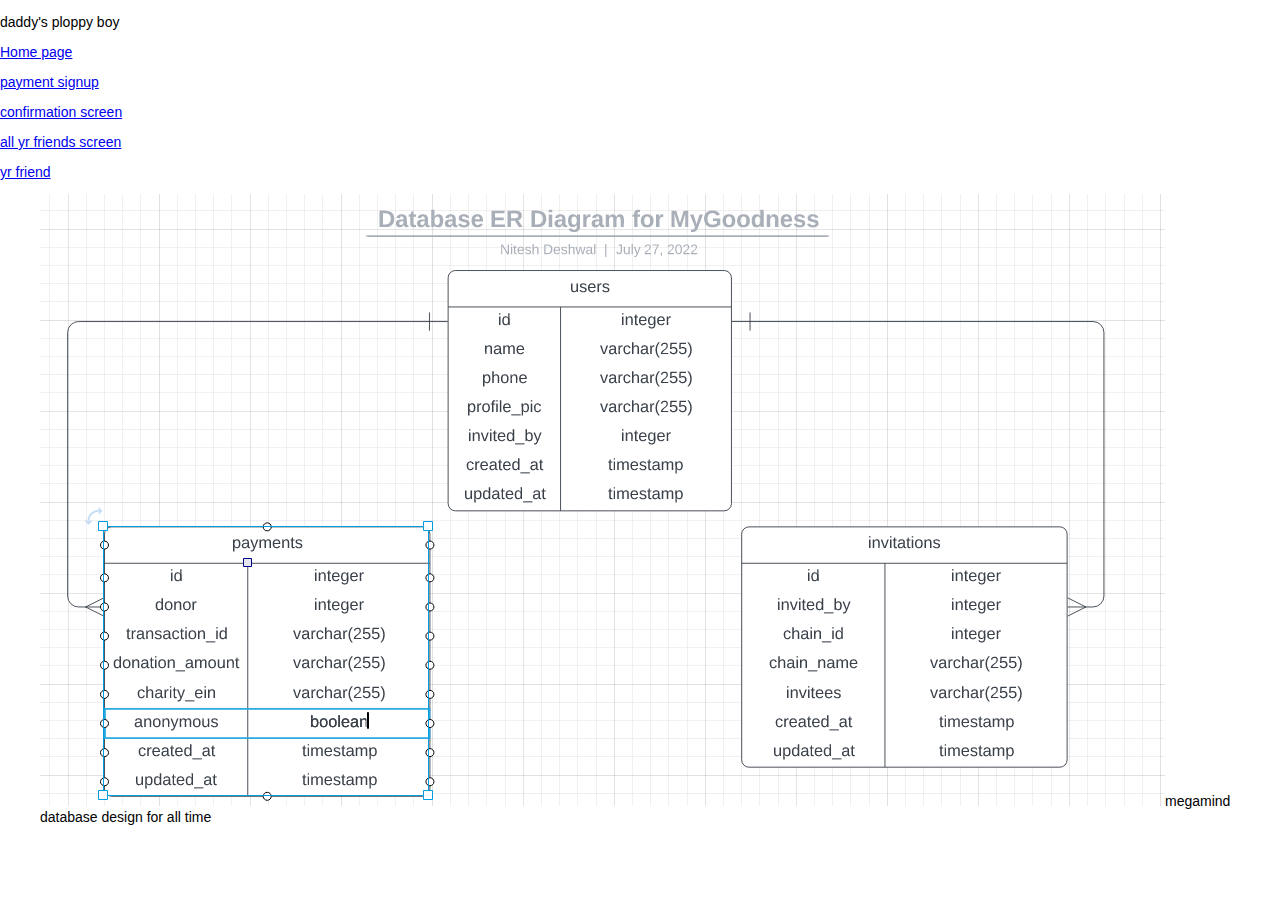
<file: index.html>
<!DOCTYPE html>
<html>
<head>
  <meta charset="utf-8">
  <title>mygoodness</title>
  <meta name="author" content="givemygoodness.org">
  <meta name="description" content="demo demo ">
  <meta name="viewport" content="width=device-width, initial-scale=1">
  
  <meta name="googlebot" content="noindex">
  <meta name="googlebot-news" content="nosnippet">
  
  <link href="css/style.css" rel="stylesheet">

</head>
<body>
 <p>daddy's ploppy boy</p>
 <p><a href="Home.html">Home page</a></p>
 <p><a href="chain.html">payment signup</a></p>
 <p><a href="confirmation.html">confirmation screen</a></p>
 <p><a href="growing.html">all yr friends screen</a></p>
 <p><a href="friend.html">yr friend</a></p>
 <div><figure><img src="DatabaseDesign.png" 
alt="schema"/><caption>megamind database design for all 
time</caption></figure></div> 
</body>

</html>
</file>
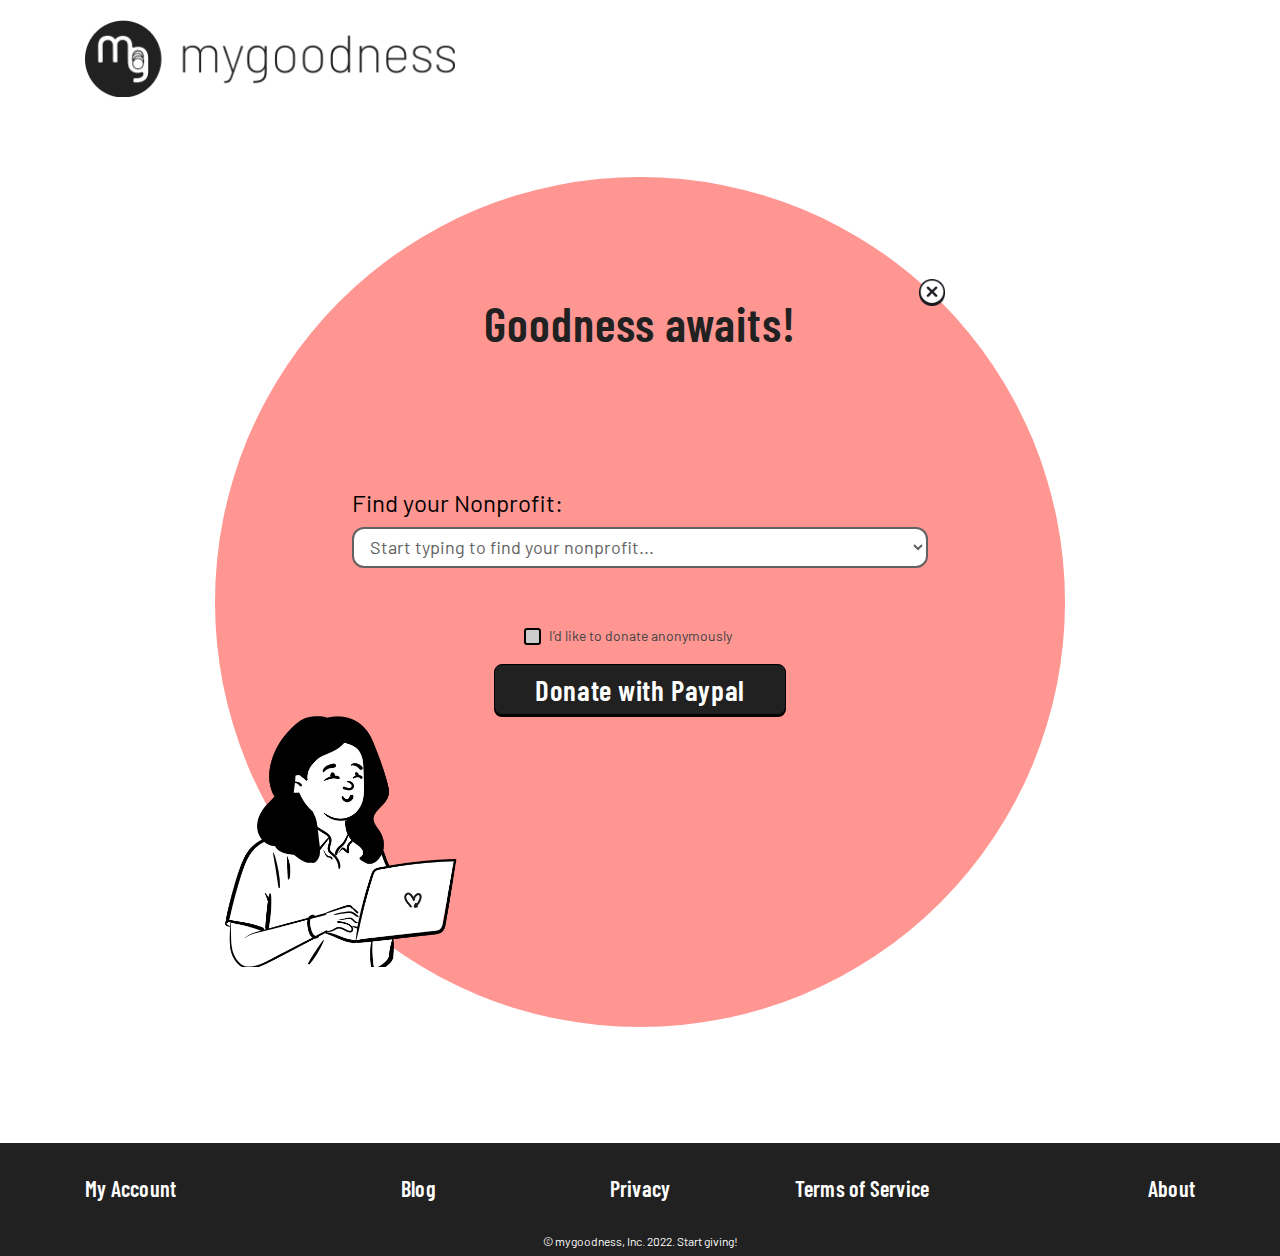
<file: chain.html>
<!DOCTYPE html>
<html>
    <head>
        <meta charset="utf-8" />
        <link rel="icon" href="images/favicon.ico" />
        <meta name="viewport" content="width=device-width, initial-scale=1" />
        <link href="https://fonts.googleapis.com/css2?family=Karla:wght@300;400;500;600;700;800&amp;display=swap" rel="stylesheet" />
        <title>MyGodness</title>
        <!--fonts-->
        <link rel="preconnect" href="https://fonts.googleapis.com" />
        <link rel="preconnect" href="https://fonts.gstatic.com" crossorigin />
        <link
            href="https://fonts.googleapis.com/css2?family=Barlow+Condensed:wght@300;400;500;600;700;800;900&family=Barlow:wght@100;200;300;400;500;600;700;800;900&family=Roboto+Slab:wght@300;400;500;600;700;800;900&display=swap"
            rel="stylesheet"
        />

        <link rel="stylesheet" type="text/css" href="https://site-assets.fontawesome.com/releases/v5.15.4/css/all.css" />
        <link rel="stylesheet" type="text/css" href="css/bootstrap.min.css" />
        <link rel="stylesheet" type="text/css" href="css/style.css" />
        <link rel="stylesheet" type="text/css" href="css/responsive.css" />
        <!-- jQuery first, then Popper.js, then Bootstrap JS -->
        <script src="https://cdnjs.cloudflare.com/ajax/libs/jquery/3.4.1/jquery.min.js"></script>
        <script src="js/bootstrap.min.js"></script>
        <script src="js/custom.js"></script>
    </head>
    <body class="yellowbg white">
        <header>
            <div class="container">
                <div class="col-sm-4 logohead">
                    <a class="logo">
                        <img src="images/logo.png" class="img-fluid" />
                    </a>
                </div>
            </div>
        </header>
        <section class="middlebox">
            <div class="container">
                <div class="centerboxesform">
                    <div class="col-sm-9 pinkbox">
                        <div class="circleoxes">
                            <div class="cirlehead">
                                <p>Goodness awaits!</p>
                                <a class="homeicons" href="Home.html">
                                    <img src="images/croxicon.png" />
                                </a>
                                <span class="dektopimages mobile">
                                    <img src="images/payleftimage.png">
                                </span>
                            </div>
                            <div class="fulwidth margiboxed">
                               
                                <div class="col-sm-12">
                                    <div class="form-group">
                                        <label>Find your Nonprofit:</label>
                                        <select class="form-control">
                                            <option>Start typing to find your nonprofit...</option>
                                            <option>option one</option>
                                            <option>option one</option>
                                            <option>option one</option>
                                        </select>
                                    </div>
                                </div>
                                

                                <div class="col-sm-12 likebox">
                                    <div class="form-group">
                                        <div class="checkboxx">
                                            <label class="containers">I’d like to donate anonymously
                                              <input type="checkbox">
                                              <span class="checkmark"></span>
                                            </label>
                                           
                                        </div>
                                    </div>
                                </div>
                                <div class="col-sm-12">
                                    <button type="submit" class="startbtn">Donate with Paypal</button>
                                </div>
                            </div>
                        </div>
                        <span class="dektopimages">
                            <img src="images/payleftimage.png">
                        </span>
                    </div>
                </div>
            </div>
        </section>
        <footer class="footer">
            <div class="footericons">
                <div class="container">
                    <ul class="social">
                        <li>
                            <a href="#"><i class="fab fa-instagram"></i></a>
                        </li>
                        <li>
                            <a href="#"><i class="fab fa-linkedin-in"></i></a>
                        </li>
                    </ul>
                </div>
            </div>
            <div class="blagbg">
                <div class="container">
                    <ul class="links">
                        <li>
                            <a href="#">My Account</a>
                        </li>
                        <li>
                            <a href="#">Blog</a>
                        </li>
                        <li>
                            <a href="#">Privacy</a>
                        </li>
                        <li>
                            <a href="#">Terms of Service</a>
                        </li>
                        <li>
                            <a href="#">About</a>
                        </li>
                    </ul>
                    <span class="copyright">© mygoodness, Inc. 2022. Start giving!</span>
                </div>
            </div>
        </footer>
    </body>
</html>
</file>
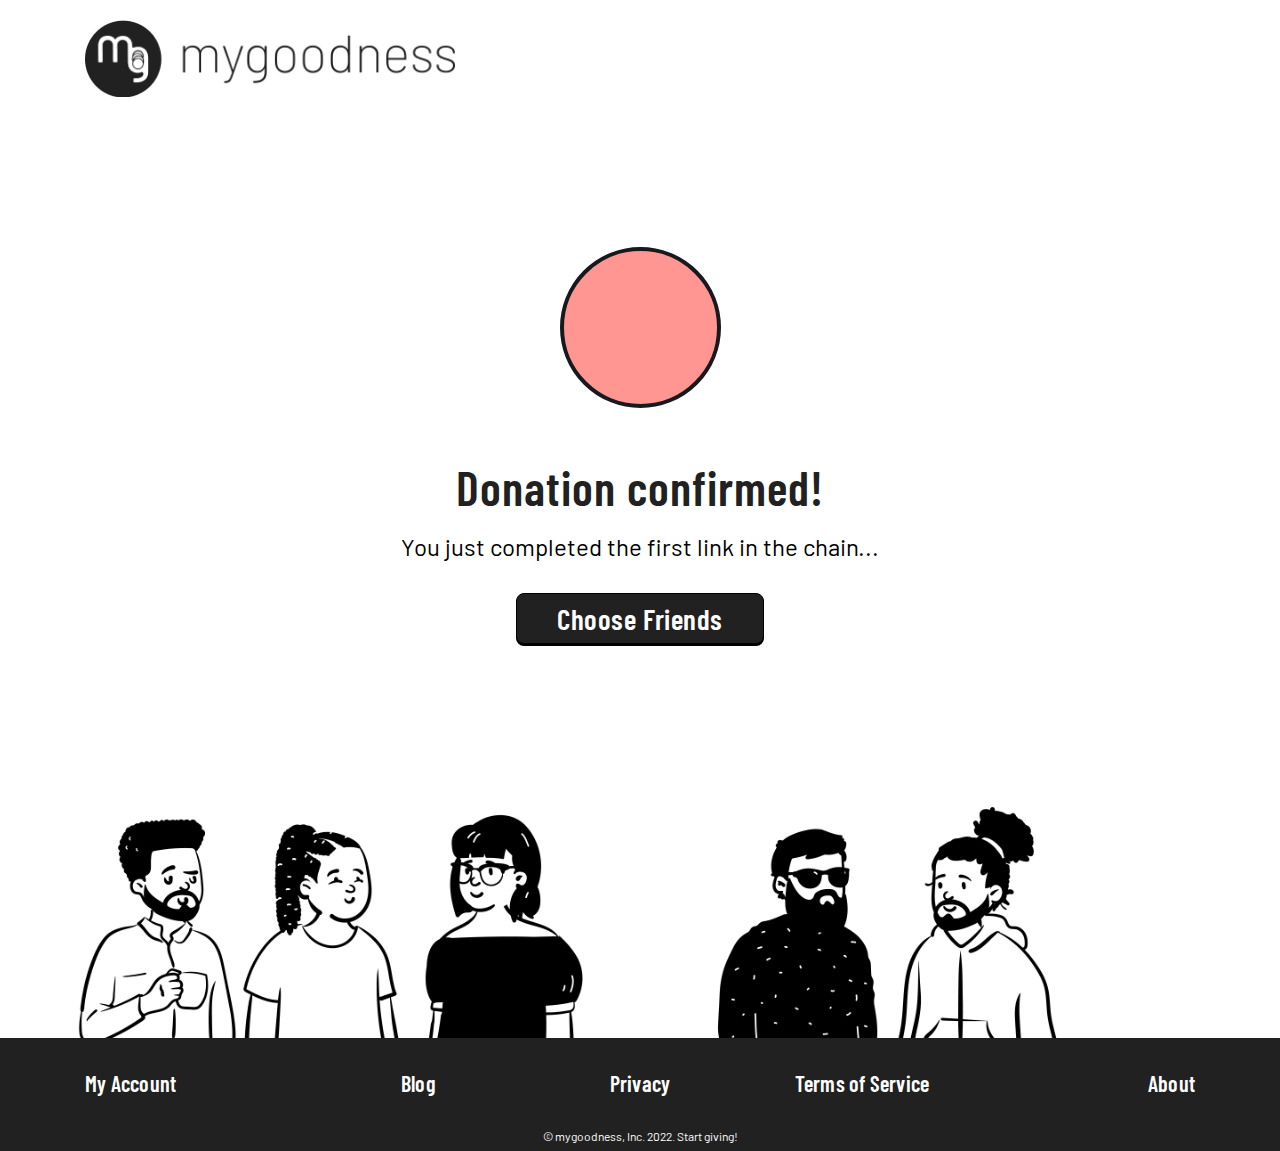
<file: confirmation.html>
<!DOCTYPE html>
<html>
    <head>
        <meta charset="utf-8" />
        <link rel="icon" href="images/favicon.ico" />
        <meta name="viewport" content="width=device-width, initial-scale=1" />
        <link href="https://fonts.googleapis.com/css2?family=Karla:wght@300;400;500;600;700;800&amp;display=swap" rel="stylesheet" />
        <title>MyGodness</title>
        <!--fonts-->
        <link rel="preconnect" href="https://fonts.googleapis.com" />
        <link rel="preconnect" href="https://fonts.gstatic.com" crossorigin />
        <link
            href="https://fonts.googleapis.com/css2?family=Barlow+Condensed:wght@300;400;500;600;700;800;900&family=Barlow:wght@100;200;300;400;500;600;700;800;900&family=Roboto+Slab:wght@300;400;500;600;700;800;900&display=swap"
            rel="stylesheet"
        />

        <link rel="stylesheet" type="text/css" href="https://site-assets.fontawesome.com/releases/v5.15.4/css/all.css" />
        <link rel="stylesheet" type="text/css" href="css/bootstrap.min.css" />
        <link rel="stylesheet" type="text/css" href="css/style.css" />
        <link rel="stylesheet" type="text/css" href="css/responsive.css" />
        <!-- jQuery first, then Popper.js, then Bootstrap JS -->
        <script src="https://cdnjs.cloudflare.com/ajax/libs/jquery/3.4.1/jquery.min.js"></script>
        <script src="js/bootstrap.min.js"></script>
        <script src="js/custom.js"></script>
    </head>
    <body class="yellowbg white">
        <header>
            <div class="container">
                <div class="col-sm-4 logohead">
                    <a class="logo">
                        <img src="images/logo.png" class="img-fluid" />
                    </a>
                </div>
            </div>
        </header>
        <section class="middlebox">
            <div class="container">
                <div class="centerboxesform">
                    <div class="donatebox">
                        <div class="tickicon">
                            <i class="fal fa-check"></i>
                        </div>
                        <p class="donate">Donation confirmed!</p>
                        <span class="donatetext">You just completed the first link in the chain... </span>
                        <div class="buttons">
                            <a id="friebnds" href="#" class="startbtn">Choose Friends</a>
                            <a id="next" href="#" class="startbtn">Next</a>
                        </div>
                        <div class="bottomimages">
                        <div class="desktopview">
                            <span class="images">
                                <img src="images/donatebottom.png" class="img-fluid">
                            </span>
                        </div>
                        <div class="mobileview">
                            <span class="images">
                                <img src="images/mobilebottom.png" class="img-fluid">
                            </span>
                        </div>
                    </div>
                    </div>
                    
                </div>
            </div>
        </section>
        <footer class="footer">
            <div class="footericons">
                <div class="container">
                    <ul class="social">
                        <li>
                            <a href="#"><i class="fab fa-instagram"></i></a>
                        </li>
                        <li>
                            <a href="#"><i class="fab fa-linkedin-in"></i></a>
                        </li>
                    </ul>
                </div>
            </div>
            <div class="blagbg">
                <div class="container">
                    <ul class="links">
                        <li>
                            <a href="#">My Account</a>
                        </li>
                        <li>
                            <a href="#">Blog</a>
                        </li>
                        <li>
                            <a href="#">Privacy</a>
                        </li>
                        <li>
                            <a href="#">Terms of Service</a>
                        </li>
                        <li>
                            <a href="#">About</a>
                        </li>
                    </ul>
                    <span class="copyright">© mygoodness, Inc. 2022. Start giving!</span>
                </div>
            </div>
        </footer>
    </body>
</html>
</file>
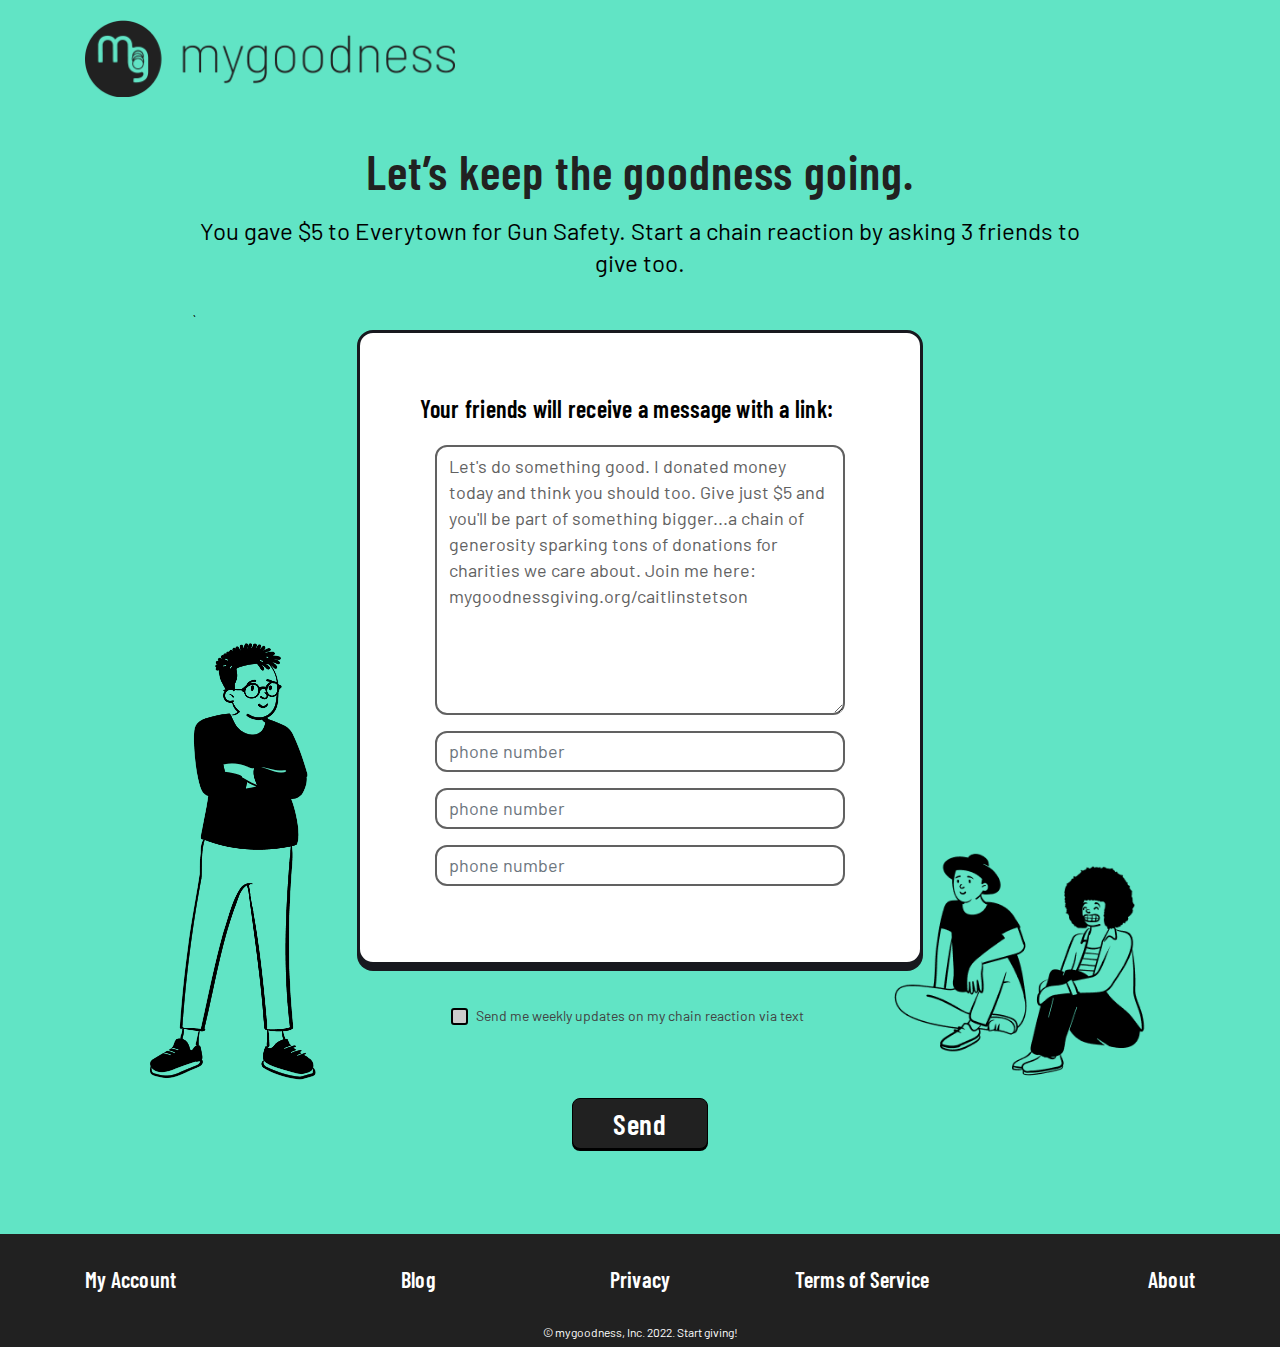
<file: friend.html>
<!DOCTYPE html>
<html>
<head>
    <meta charset="utf-8">
    <link rel="icon" href="images/favicon.ico">
    <meta name="viewport" content="width=device-width, initial-scale=1">
    <link href="https://fonts.googleapis.com/css2?family=Karla:wght@300;400;500;600;700;800&amp;display=swap" rel="stylesheet">
    <title>MyGodness</title>
    <!--fonts-->
<link rel="preconnect" href="https://fonts.googleapis.com">
<link rel="preconnect" href="https://fonts.gstatic.com" crossorigin>
<link href="https://fonts.googleapis.com/css2?family=Barlow+Condensed:wght@300;400;500;600;700;800;900&family=Barlow:wght@100;200;300;400;500;600;700;800;900&family=Roboto+Slab:wght@300;400;500;600;700;800;900&display=swap" rel="stylesheet">

    <link rel="stylesheet" type="text/css" href="https://site-assets.fontawesome.com/releases/v5.15.4/css/all.css">
    <link rel="stylesheet" type="text/css" href="css/bootstrap.min.css">
    <link rel="stylesheet" type="text/css" href="css/style.css">
    <link rel="stylesheet" type="text/css" href="css/responsive.css">
    <!-- jQuery first, then Popper.js, then Bootstrap JS -->
    <script src="https://cdnjs.cloudflare.com/ajax/libs/jquery/3.4.1/jquery.min.js"></script>
    <script src="js/bootstrap.min.js"></script>
    <script src="js/custom.js"></script>
</head>
    <body class="yellowbg greenbg">
        <header>
            <div class="container">
                 <div class="col-sm-4 logohead">
                    <a class="logo">
                        <img src="images/logo.png" class="img-fluid">
                    </a>
                </div>
            </div>
        </header>
        <section class="middlebox">
            <div class="container">
                <div class="col-sm-10 mainheading">
                    <div class="mobileviews">
                        <div class="col-sm-4 lefticons">
                            <span class="images">
                                <img src="images/friendsleft.png" class="img-fluid">
                            </span>
                        </div>
                        <div class="col-sm-8 textformat">
                           <p class="donate">Let’s keep the goodness going.</p>
                            <span class="donatetext">You gave $5 to Everytown for Gun Safety. Start a chain reaction by asking 3 friends to give too. </span>
                        </div>
                    </div>
                    <div class="deskviews">
                        <p class="donate">Let’s keep the goodness going.</p>
                    <span class="donatetext">You gave $5 to Everytown for Gun Safety. Start a chain reaction by asking 3 friends to give too. </span>`
                    </div>
                    
                    <div class="col-sm-8 formwhite">
                        <div class="paddingss"> 
                            
                            <p class="linktext">Your friends will receive a message with a link:</p>
                            <div class="col-sm-12 form-group">
                                <textarea class="form-control" placeholder="">Let's do something good. I donated money today and think you should too. Give just $5 and you'll be part of something bigger...a chain of generosity sparking tons of donations for charities we care about. Join me here: mygoodnessgiving.org/caitlinstetson
                                    
                                </textarea>
                            </div>
                            <div class="col-sm-12 form-group">
                                <input type="text" class="form-control" placeholder="phone number" name="">
                            </div>
                            <div class="col-sm-12 form-group">
                                <input type="text" class="form-control" placeholder="phone number" name="">
                            </div>
                            <div class="col-sm-12 form-group">
                                <input type="text" class="form-control" placeholder="phone number" name="">
                            </div>
                            <div class="addbtn">
                                <a href="#"><i class="fas fa-plus-circle"></i></a>
                            </div>
                            <div class="bottomimagesshow">
                                <div class="col-sm-6 leftside">
                                    <span class="images">
                                        <img src="images/friendsleft.png" class="img-fluid">
                                    </span>
                                </div>
                                <div class="col-sm-6 rightside">
                                    <span class="images">
                                        <img src="images/friendsshare.png" class="img-fluid">
                                    </span>
                                </div>
                            </div>
                        </div>
                        <div class="col-sm-12 likebox margin">
                            <div class="form-group">
                                <div class="checkboxx">
                                    <label class="containers">Send me weekly updates on my chain reaction via text
                                      <input type="checkbox">
                                      <span class="checkmark"></span>
                                    </label>
                                </div>
                            </div>
                        </div>
                        <div class="col-sm-12 pt-2 pb-4 send">
                            <button type="submit" class="startbtn">Send</button>
                        </div>
                        <div class="col-sm-12 bottomimagesshowmobile">
                            <span class="images">
                                <img src="images/friendsshare.png" class="img-fluid">
                            </span>
                        </div>
                    </div>
                </div>
            </div>
        </section>
        <footer class="footer">
            <div class="footericons">
                <div class="container">
                    <ul class="social">
                        <li>
                            <a href="#"><i class="fab fa-instagram"></i></a>
                        </li>
                        <li>
                            <a href="#"><i class="fab fa-linkedin-in"></i></a>
                        </li>
                    </ul>
                </div>
            </div>
            <div class="blagbg">
                <div class="container">
                    <ul class="links">
                        <li>
                            <a href="#">My Account</a>
                        </li>
                        <li>
                            <a href="#">Blog</a>
                        </li>
                        <li>
                            <a href="#">Privacy</a>
                        </li>
                        <li>
                            <a href="#">Terms of Service</a>
                        </li>
                        <li>
                            <a href="#">About</a>
                        </li>
                    </ul>
                    <span class="copyright">© mygoodness, Inc. 2022. Start giving!</span>
                </div>
            </div>
        </footer>
    </body>
</html>
</file>
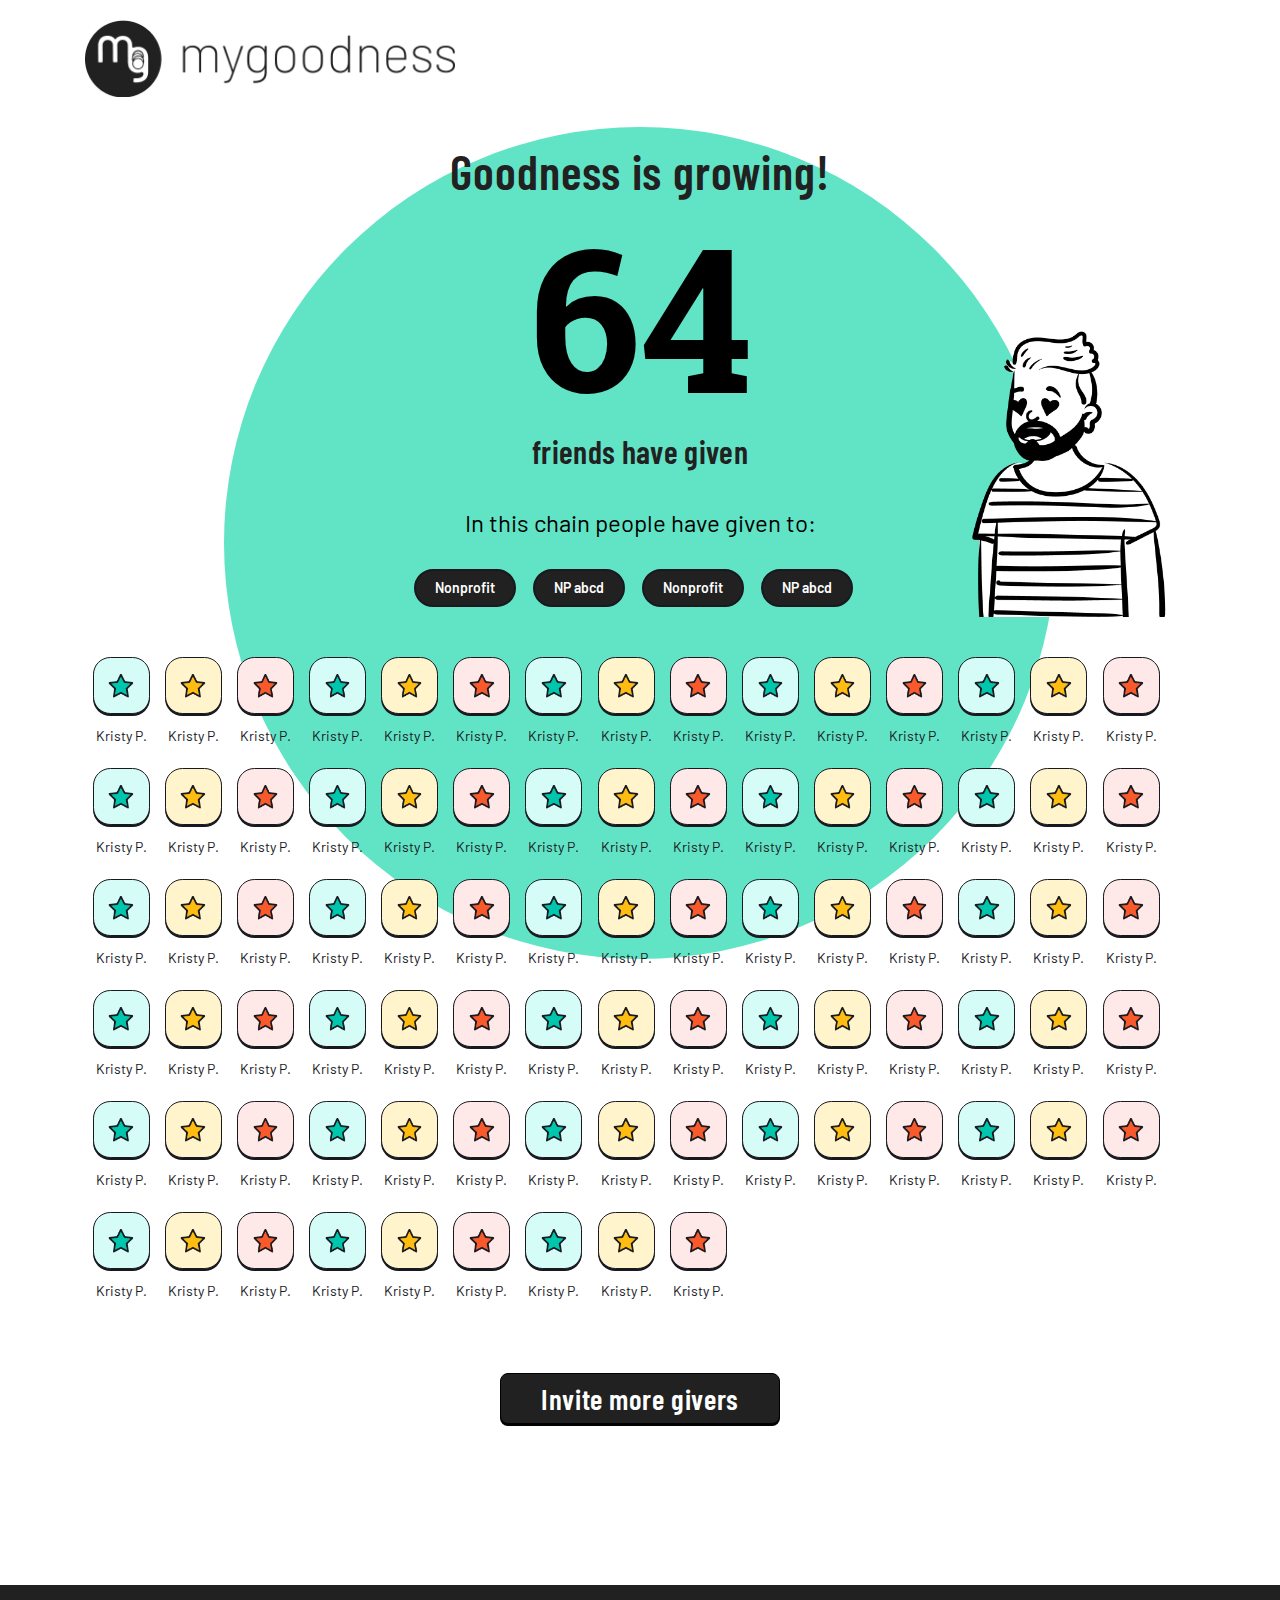
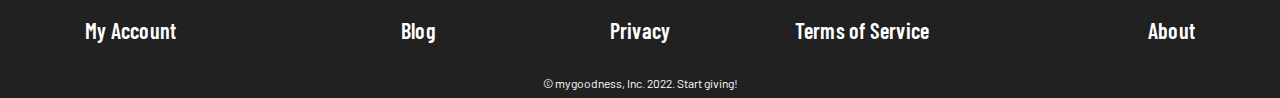
<file: growing.html>
<!DOCTYPE html>
<html>
    <head>
        <meta charset="utf-8" />
        <link rel="icon" href="images/favicon.ico" />
        <meta name="viewport" content="width=device-width, initial-scale=1" />
        <link href="https://fonts.googleapis.com/css2?family=Karla:wght@300;400;500;600;700;800&amp;display=swap" rel="stylesheet" />
        <title>MyGodness</title>
        <!--fonts-->
        <link rel="preconnect" href="https://fonts.googleapis.com" />
        <link rel="preconnect" href="https://fonts.gstatic.com" crossorigin />
        <link
            href="https://fonts.googleapis.com/css2?family=Barlow+Condensed:wght@300;400;500;600;700;800;900&family=Barlow:wght@100;200;300;400;500;600;700;800;900&family=Roboto+Slab:wght@300;400;500;600;700;800;900&display=swap"
            rel="stylesheet"
        />

        <link rel="stylesheet" type="text/css" href="https://site-assets.fontawesome.com/releases/v5.15.4/css/all.css" />
        <link rel="stylesheet" type="text/css" href="css/bootstrap.min.css" />
        <link rel="stylesheet" type="text/css" href="css/style.css" />
        <link rel="stylesheet" type="text/css" href="css/responsive.css" />
        <!-- jQuery first, then Popper.js, then Bootstrap JS -->
        <script src="https://cdnjs.cloudflare.com/ajax/libs/jquery/3.4.1/jquery.min.js"></script>
        <script src="js/bootstrap.min.js"></script>
        <script src="js/custom.js"></script>
    </head>
    <body class="yellowbg white">
        <header>
            <div class="container">
                <div class="col-sm-4 logohead">
                    <a class="logo">
                        <img src="images/logo.png" class="img-fluid" />
                    </a>
                </div>
            </div>
        </header>
        <section class="middlebox">
            <div class="container">
                <div class="growingcircle">
                    <div class="col-sm-9 growinghead">
                        <p class="donate">Goodness is growing!</p>
                        <span class="counts">64</span>
                        <span class="friendstext">friends have given</span>
                        <span class="donatetext">In this chain people have given to: </span>
                        <div class="col-sm-12 buttonstext">
                            <button class="black">Nonprofit</button>
                            <button class="black">NP abcd</button>
                            <button class="black">Nonprofit</button>
                            <button class="black">NP abcd</button>
                        </div>
                        <div class="showdesk">
                            <img src="images/growdesktop.png">
                        </div>
                    </div>
                    <div class="mobileviewgrowiing">
                        <div class="grrencolorbox">
                            <p class="donate">Goodness is growing!</p>
                            <div class="showdesk">
                                <img src="images/growingmobile.png">
                            </div>
                        </div>
                        <span class="friendstext">Here's the status of the chain you participated in:</span>
                        <span class="counts">64</span>
                        <div class="col-sm-12 buttoncenter">
                            <a href="#" class="startbtn">Invite more givers</a>
                        </div>
                        <span class="donatetext">In this chain people have given to: </span>
                        <div class="col-sm-12 buttonstext">
                            <button class="black">Nonprofit</button>
                            <button class="black">NP abcd</button>
                            <button class="black">Nonprofit</button>
                            <button class="black">NP abcd</button>
                        </div>
                    </div>
                    <div class="listitems">
                        <ul class="listmids">
                            <li>
                                <a class="inner" href="">
                                    <span class="starbox green">
                                        <img src="images/greenstar.png">
                                    </span>
                                    <span class="ratetext">Kristy P.</span>
                                </a>
                            </li>
                            <li>
                                <a class="inner" href="">
                                    <span class="starbox yellow">
                                        <img src="images/yellowstar.png">
                                    </span>
                                    <span class="ratetext">Kristy P.</span>
                                </a>
                            </li>
                            <li>
                                <a class="inner" href="">
                                    <span class="starbox">
                                         <img src="images/redstar.png">
                                    </span>
                                    <span class="ratetext">Kristy P.</span>
                                </a>
                            </li>
                            <li>
                                <a class="inner" href="">
                                    <span class="starbox green">
                                        <img src="images/greenstar.png">
                                    </span>
                                    <span class="ratetext">Kristy P.</span>
                                </a>
                            </li>
                            <li>
                                <a class="inner" href="">
                                    <span class="starbox yellow">
                                        <img src="images/yellowstar.png">
                                    </span>
                                    <span class="ratetext">Kristy P.</span>
                                </a>
                            </li>
                            <li>
                                <a class="inner" href="">
                                    <span class="starbox">
                                         <img src="images/redstar.png">
                                    </span>
                                    <span class="ratetext">Kristy P.</span>
                                </a>
                            </li>
                            <li>
                                <a class="inner" href="">
                                    <span class="starbox green">
                                        <img src="images/greenstar.png">
                                    </span>
                                    <span class="ratetext">Kristy P.</span>
                                </a>
                            </li>
                            <li>
                                <a class="inner" href="">
                                    <span class="starbox yellow">
                                        <img src="images/yellowstar.png">
                                    </span>
                                    <span class="ratetext">Kristy P.</span>
                                </a>
                            </li>
                            <li>
                                <a class="inner" href="">
                                    <span class="starbox">
                                         <img src="images/redstar.png">
                                    </span>
                                    <span class="ratetext">Kristy P.</span>
                                </a>
                            </li>
                            <li>
                                <a class="inner" href="">
                                    <span class="starbox green">
                                        <img src="images/greenstar.png">
                                    </span>
                                    <span class="ratetext">Kristy P.</span>
                                </a>
                            </li>
                            <li>
                                <a class="inner" href="">
                                    <span class="starbox yellow">
                                        <img src="images/yellowstar.png">
                                    </span>
                                    <span class="ratetext">Kristy P.</span>
                                </a>
                            </li>
                            <li>
                                <a class="inner" href="">
                                    <span class="starbox">
                                         <img src="images/redstar.png">
                                    </span>
                                    <span class="ratetext">Kristy P.</span>
                                </a>
                            </li>
                             <li>
                                <a class="inner" href="">
                                    <span class="starbox green">
                                        <img src="images/greenstar.png">
                                    </span>
                                    <span class="ratetext">Kristy P.</span>
                                </a>
                            </li>
                            <li>
                                <a class="inner" href="">
                                    <span class="starbox yellow">
                                        <img src="images/yellowstar.png">
                                    </span>
                                    <span class="ratetext">Kristy P.</span>
                                </a>
                            </li>
                            <li>
                                <a class="inner" href="">
                                    <span class="starbox">
                                         <img src="images/redstar.png">
                                    </span>
                                    <span class="ratetext">Kristy P.</span>
                                </a>
                            </li>
                            <li>
                                <a class="inner" href="">
                                    <span class="starbox green">
                                        <img src="images/greenstar.png">
                                    </span>
                                    <span class="ratetext">Kristy P.</span>
                                </a>
                            </li>
                            <li>
                                <a class="inner" href="">
                                    <span class="starbox yellow">
                                        <img src="images/yellowstar.png">
                                    </span>
                                    <span class="ratetext">Kristy P.</span>
                                </a>
                            </li>
                            <li>
                                <a class="inner" href="">
                                    <span class="starbox">
                                         <img src="images/redstar.png">
                                    </span>
                                    <span class="ratetext">Kristy P.</span>
                                </a>
                            </li>
                            <li>
                                <a class="inner" href="">
                                    <span class="starbox green">
                                        <img src="images/greenstar.png">
                                    </span>
                                    <span class="ratetext">Kristy P.</span>
                                </a>
                            </li>
                            <li>
                                <a class="inner" href="">
                                    <span class="starbox yellow">
                                        <img src="images/yellowstar.png">
                                    </span>
                                    <span class="ratetext">Kristy P.</span>
                                </a>
                            </li>
                            <li>
                                <a class="inner" href="">
                                    <span class="starbox">
                                         <img src="images/redstar.png">
                                    </span>
                                    <span class="ratetext">Kristy P.</span>
                                </a>
                            </li>
                            <li>
                                <a class="inner" href="">
                                    <span class="starbox green">
                                        <img src="images/greenstar.png">
                                    </span>
                                    <span class="ratetext">Kristy P.</span>
                                </a>
                            </li>
                            <li>
                                <a class="inner" href="">
                                    <span class="starbox yellow">
                                        <img src="images/yellowstar.png">
                                    </span>
                                    <span class="ratetext">Kristy P.</span>
                                </a>
                            </li>
                            <li>
                                <a class="inner" href="">
                                    <span class="starbox">
                                         <img src="images/redstar.png">
                                    </span>
                                    <span class="ratetext">Kristy P.</span>
                                </a>
                            </li>
                             <li>
                                <a class="inner" href="">
                                    <span class="starbox green">
                                        <img src="images/greenstar.png">
                                    </span>
                                    <span class="ratetext">Kristy P.</span>
                                </a>
                            </li>
                            <li>
                                <a class="inner" href="">
                                    <span class="starbox yellow">
                                        <img src="images/yellowstar.png">
                                    </span>
                                    <span class="ratetext">Kristy P.</span>
                                </a>
                            </li>
                            <li>
                                <a class="inner" href="">
                                    <span class="starbox">
                                         <img src="images/redstar.png">
                                    </span>
                                    <span class="ratetext">Kristy P.</span>
                                </a>
                            </li>
                            <li>
                                <a class="inner" href="">
                                    <span class="starbox green">
                                        <img src="images/greenstar.png">
                                    </span>
                                    <span class="ratetext">Kristy P.</span>
                                </a>
                            </li>
                            <li>
                                <a class="inner" href="">
                                    <span class="starbox yellow">
                                        <img src="images/yellowstar.png">
                                    </span>
                                    <span class="ratetext">Kristy P.</span>
                                </a>
                            </li>
                            <li>
                                <a class="inner" href="">
                                    <span class="starbox">
                                         <img src="images/redstar.png">
                                    </span>
                                    <span class="ratetext">Kristy P.</span>
                                </a>
                            </li>
                            <li>
                                <a class="inner" href="">
                                    <span class="starbox green">
                                        <img src="images/greenstar.png">
                                    </span>
                                    <span class="ratetext">Kristy P.</span>
                                </a>
                            </li>
                            <li>
                                <a class="inner" href="">
                                    <span class="starbox yellow">
                                        <img src="images/yellowstar.png">
                                    </span>
                                    <span class="ratetext">Kristy P.</span>
                                </a>
                            </li>
                            <li>
                                <a class="inner" href="">
                                    <span class="starbox">
                                         <img src="images/redstar.png">
                                    </span>
                                    <span class="ratetext">Kristy P.</span>
                                </a>
                            </li>
                            <li>
                                <a class="inner" href="">
                                    <span class="starbox green">
                                        <img src="images/greenstar.png">
                                    </span>
                                    <span class="ratetext">Kristy P.</span>
                                </a>
                            </li>
                            <li>
                                <a class="inner" href="">
                                    <span class="starbox yellow">
                                        <img src="images/yellowstar.png">
                                    </span>
                                    <span class="ratetext">Kristy P.</span>
                                </a>
                            </li>
                            <li>
                                <a class="inner" href="">
                                    <span class="starbox">
                                         <img src="images/redstar.png">
                                    </span>
                                    <span class="ratetext">Kristy P.</span>
                                </a>
                            </li>
                             <li>
                                <a class="inner" href="">
                                    <span class="starbox green">
                                        <img src="images/greenstar.png">
                                    </span>
                                    <span class="ratetext">Kristy P.</span>
                                </a>
                            </li>
                            <li>
                                <a class="inner" href="">
                                    <span class="starbox yellow">
                                        <img src="images/yellowstar.png">
                                    </span>
                                    <span class="ratetext">Kristy P.</span>
                                </a>
                            </li>
                            <li>
                                <a class="inner" href="">
                                    <span class="starbox">
                                         <img src="images/redstar.png">
                                    </span>
                                    <span class="ratetext">Kristy P.</span>
                                </a>
                            </li>
                            <li>
                                <a class="inner" href="">
                                    <span class="starbox green">
                                        <img src="images/greenstar.png">
                                    </span>
                                    <span class="ratetext">Kristy P.</span>
                                </a>
                            </li>
                            <li>
                                <a class="inner" href="">
                                    <span class="starbox yellow">
                                        <img src="images/yellowstar.png">
                                    </span>
                                    <span class="ratetext">Kristy P.</span>
                                </a>
                            </li>
                            <li>
                                <a class="inner" href="">
                                    <span class="starbox">
                                         <img src="images/redstar.png">
                                    </span>
                                    <span class="ratetext">Kristy P.</span>
                                </a>
                            </li>
                            <li>
                                <a class="inner" href="">
                                    <span class="starbox green">
                                        <img src="images/greenstar.png">
                                    </span>
                                    <span class="ratetext">Kristy P.</span>
                                </a>
                            </li>
                            <li>
                                <a class="inner" href="">
                                    <span class="starbox yellow">
                                        <img src="images/yellowstar.png">
                                    </span>
                                    <span class="ratetext">Kristy P.</span>
                                </a>
                            </li>
                            <li>
                                <a class="inner" href="">
                                    <span class="starbox">
                                         <img src="images/redstar.png">
                                    </span>
                                    <span class="ratetext">Kristy P.</span>
                                </a>
                            </li>
                            <li>
                                <a class="inner" href="">
                                    <span class="starbox green">
                                        <img src="images/greenstar.png">
                                    </span>
                                    <span class="ratetext">Kristy P.</span>
                                </a>
                            </li>
                            <li>
                                <a class="inner" href="">
                                    <span class="starbox yellow">
                                        <img src="images/yellowstar.png">
                                    </span>
                                    <span class="ratetext">Kristy P.</span>
                                </a>
                            </li>
                            <li>
                                <a class="inner" href="">
                                    <span class="starbox">
                                         <img src="images/redstar.png">
                                    </span>
                                    <span class="ratetext">Kristy P.</span>
                                </a>
                            </li>
                             <li>
                                <a class="inner" href="">
                                    <span class="starbox green">
                                        <img src="images/greenstar.png">
                                    </span>
                                    <span class="ratetext">Kristy P.</span>
                                </a>
                            </li>
                            <li>
                                <a class="inner" href="">
                                    <span class="starbox yellow">
                                        <img src="images/yellowstar.png">
                                    </span>
                                    <span class="ratetext">Kristy P.</span>
                                </a>
                            </li>
                            <li>
                                <a class="inner" href="">
                                    <span class="starbox">
                                         <img src="images/redstar.png">
                                    </span>
                                    <span class="ratetext">Kristy P.</span>
                                </a>
                            </li>
                            <li>
                                <a class="inner" href="">
                                    <span class="starbox green">
                                        <img src="images/greenstar.png">
                                    </span>
                                    <span class="ratetext">Kristy P.</span>
                                </a>
                            </li>
                            <li>
                                <a class="inner" href="">
                                    <span class="starbox yellow">
                                        <img src="images/yellowstar.png">
                                    </span>
                                    <span class="ratetext">Kristy P.</span>
                                </a>
                            </li>
                            <li>
                                <a class="inner" href="">
                                    <span class="starbox">
                                         <img src="images/redstar.png">
                                    </span>
                                    <span class="ratetext">Kristy P.</span>
                                </a>
                            </li>
                            <li>
                                <a class="inner" href="">
                                    <span class="starbox green">
                                        <img src="images/greenstar.png">
                                    </span>
                                    <span class="ratetext">Kristy P.</span>
                                </a>
                            </li>
                            <li>
                                <a class="inner" href="">
                                    <span class="starbox yellow">
                                        <img src="images/yellowstar.png">
                                    </span>
                                    <span class="ratetext">Kristy P.</span>
                                </a>
                            </li>
                            <li>
                                <a class="inner" href="">
                                    <span class="starbox">
                                         <img src="images/redstar.png">
                                    </span>
                                    <span class="ratetext">Kristy P.</span>
                                </a>
                            </li>
                            <li>
                                <a class="inner" href="">
                                    <span class="starbox green">
                                        <img src="images/greenstar.png">
                                    </span>
                                    <span class="ratetext">Kristy P.</span>
                                </a>
                            </li>
                            <li>
                                <a class="inner" href="">
                                    <span class="starbox yellow">
                                        <img src="images/yellowstar.png">
                                    </span>
                                    <span class="ratetext">Kristy P.</span>
                                </a>
                            </li>
                            <li>
                                <a class="inner" href="">
                                    <span class="starbox">
                                         <img src="images/redstar.png">
                                    </span>
                                    <span class="ratetext">Kristy P.</span>
                                </a>
                            </li>
                             <li>
                                <a class="inner" href="">
                                    <span class="starbox green">
                                        <img src="images/greenstar.png">
                                    </span>
                                    <span class="ratetext">Kristy P.</span>
                                </a>
                            </li>
                            <li>
                                <a class="inner" href="">
                                    <span class="starbox yellow">
                                        <img src="images/yellowstar.png">
                                    </span>
                                    <span class="ratetext">Kristy P.</span>
                                </a>
                            </li>
                            <li>
                                <a class="inner" href="">
                                    <span class="starbox">
                                         <img src="images/redstar.png">
                                    </span>
                                    <span class="ratetext">Kristy P.</span>
                                </a>
                            </li>
                            <li>
                                <a class="inner" href="">
                                    <span class="starbox green">
                                        <img src="images/greenstar.png">
                                    </span>
                                    <span class="ratetext">Kristy P.</span>
                                </a>
                            </li>
                            <li>
                                <a class="inner" href="">
                                    <span class="starbox yellow">
                                        <img src="images/yellowstar.png">
                                    </span>
                                    <span class="ratetext">Kristy P.</span>
                                </a>
                            </li>
                            <li>
                                <a class="inner" href="">
                                    <span class="starbox">
                                         <img src="images/redstar.png">
                                    </span>
                                    <span class="ratetext">Kristy P.</span>
                                </a>
                            </li>
                            <li>
                                <a class="inner" href="">
                                    <span class="starbox green">
                                        <img src="images/greenstar.png">
                                    </span>
                                    <span class="ratetext">Kristy P.</span>
                                </a>
                            </li>
                            <li>
                                <a class="inner" href="">
                                    <span class="starbox yellow">
                                        <img src="images/yellowstar.png">
                                    </span>
                                    <span class="ratetext">Kristy P.</span>
                                </a>
                            </li>
                            <li>
                                <a class="inner" href="">
                                    <span class="starbox">
                                         <img src="images/redstar.png">
                                    </span>
                                    <span class="ratetext">Kristy P.</span>
                                </a>
                            </li>
                            <li>
                                <a class="inner" href="">
                                    <span class="starbox green">
                                        <img src="images/greenstar.png">
                                    </span>
                                    <span class="ratetext">Kristy P.</span>
                                </a>
                            </li>
                            <li>
                                <a class="inner" href="">
                                    <span class="starbox yellow">
                                        <img src="images/yellowstar.png">
                                    </span>
                                    <span class="ratetext">Kristy P.</span>
                                </a>
                            </li>
                            <li>
                                <a class="inner" href="">
                                    <span class="starbox">
                                         <img src="images/redstar.png">
                                    </span>
                                    <span class="ratetext">Kristy P.</span>
                                </a>
                            </li>
                             <li>
                                <a class="inner" href="">
                                    <span class="starbox green">
                                        <img src="images/greenstar.png">
                                    </span>
                                    <span class="ratetext">Kristy P.</span>
                                </a>
                            </li>
                            <li>
                                <a class="inner" href="">
                                    <span class="starbox yellow">
                                        <img src="images/yellowstar.png">
                                    </span>
                                    <span class="ratetext">Kristy P.</span>
                                </a>
                            </li>
                            <li>
                                <a class="inner" href="">
                                    <span class="starbox">
                                         <img src="images/redstar.png">
                                    </span>
                                    <span class="ratetext">Kristy P.</span>
                                </a>
                            </li>
                            <li>
                                <a class="inner" href="">
                                    <span class="starbox green">
                                        <img src="images/greenstar.png">
                                    </span>
                                    <span class="ratetext">Kristy P.</span>
                                </a>
                            </li>
                            <li>
                                <a class="inner" href="">
                                    <span class="starbox yellow">
                                        <img src="images/yellowstar.png">
                                    </span>
                                    <span class="ratetext">Kristy P.</span>
                                </a>
                            </li>
                            <li>
                                <a class="inner" href="">
                                    <span class="starbox">
                                         <img src="images/redstar.png">
                                    </span>
                                    <span class="ratetext">Kristy P.</span>
                                </a>
                            </li>
                            <li>
                                <a class="inner" href="">
                                    <span class="starbox green">
                                        <img src="images/greenstar.png">
                                    </span>
                                    <span class="ratetext">Kristy P.</span>
                                </a>
                            </li>
                            <li>
                                <a class="inner" href="">
                                    <span class="starbox yellow">
                                        <img src="images/yellowstar.png">
                                    </span>
                                    <span class="ratetext">Kristy P.</span>
                                </a>
                            </li>
                            <li>
                                <a class="inner" href="">
                                    <span class="starbox">
                                         <img src="images/redstar.png">
                                    </span>
                                    <span class="ratetext">Kristy P.</span>
                                </a>
                            </li>
                            <li>
                                <a class="inner" href="">
                                    <span class="starbox green">
                                        <img src="images/greenstar.png">
                                    </span>
                                    <span class="ratetext">Kristy P.</span>
                                </a>
                            </li>
                            <li>
                                <a class="inner" href="">
                                    <span class="starbox yellow">
                                        <img src="images/yellowstar.png">
                                    </span>
                                    <span class="ratetext">Kristy P.</span>
                                </a>
                            </li>
                            <li>
                                <a class="inner" href="">
                                    <span class="starbox">
                                         <img src="images/redstar.png">
                                    </span>
                                    <span class="ratetext">Kristy P.</span>
                                </a>
                            </li>
                        </ul>
                        <div class="col-sm-12 buttoncenter" id="hidemobile">
                            <a href="#" class="startbtn">Invite more givers</a>
                        </div>
                    </div>
                </div>
            </div>
        </section>
        <footer class="footer">
            <div class="footericons">
                <div class="container">
                    <ul class="social">
                        <li>
                            <a href="#"><i class="fab fa-instagram"></i></a>
                        </li>
                        <li>
                            <a href="#"><i class="fab fa-linkedin-in"></i></a>
                        </li>
                    </ul>
                </div>
            </div>
            <div class="blagbg">
                <div class="container">
                    <ul class="links">
                        <li>
                            <a href="#">My Account</a>
                        </li>
                        <li>
                            <a href="#">Blog</a>
                        </li>
                        <li>
                            <a href="#">Privacy</a>
                        </li>
                        <li>
                            <a href="#">Terms of Service</a>
                        </li>
                        <li>
                            <a href="#">About</a>
                        </li>
                    </ul>
                    <span class="copyright">© mygoodness, Inc. 2022. Start giving!</span>
                </div>
            </div>
        </footer>
    </body>
</html>
</file>
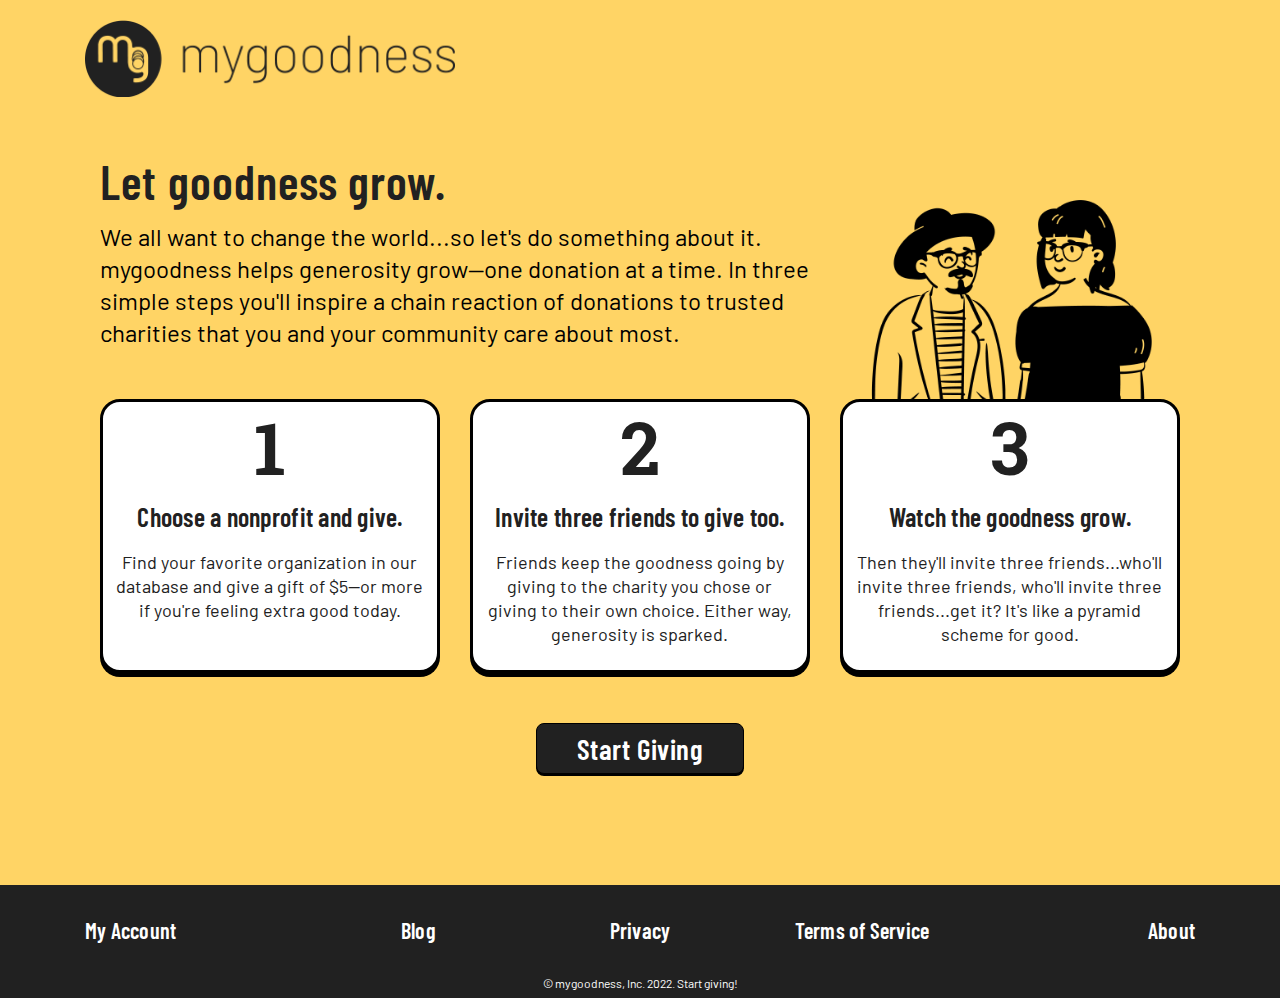
<file: Home.html>
<!DOCTYPE html>
<html>
    <head>
        <meta charset="utf-8" />
        <link rel="icon" href="images/favicon.ico" />
        <meta name="viewport" content="width=device-width, initial-scale=1" />
        <link href="https://fonts.googleapis.com/css2?family=Karla:wght@300;400;500;600;700;800&amp;display=swap" rel="stylesheet" />
        <title>MyGodness</title>
        <!--fonts-->
        <link rel="preconnect" href="https://fonts.googleapis.com" />
        <link rel="preconnect" href="https://fonts.gstatic.com" crossorigin />
        <link
            href="https://fonts.googleapis.com/css2?family=Barlow+Condensed:wght@300;400;500;600;700;800;900&family=Barlow:wght@100;200;300;400;500;600;700;800;900&family=Roboto+Slab:wght@300;400;500;600;700;800;900&display=swap"
            rel="stylesheet"
        />

        <link rel="stylesheet" type="text/css" href="https://site-assets.fontawesome.com/releases/v5.15.4/css/all.css" />
        <link rel="stylesheet" type="text/css" href="css/bootstrap.min.css" />
        <link rel="stylesheet" type="text/css" href="css/style.css" />
        <link rel="stylesheet" type="text/css" href="css/responsive.css" />
        <!-- jQuery first, then Popper.js, then Bootstrap JS -->
        <script src="https://cdnjs.cloudflare.com/ajax/libs/jquery/3.4.1/jquery.min.js"></script>
        <script src="js/bootstrap.min.js"></script>
        <script src="js/custom.js"></script>
    </head>
    <body class="yellowbg">
        <header>
            <div class="container">
                <div class="col-sm-4 logohead">
                    <a class="logo">
                        <img src="images/logo.png" class="img-fluid" />
                    </a>
                </div>
            </div>
        </header>
        <section class="middlebox">
            <div class="container">
                <div class="col-sm-12 grow">
                    <div class="col-sm-8 growtext">
                        <p class="growhead">Let goodness grow.</p>
                        <span class="smallgrowtext">
                            We all want to change the world...so let's do something about it. mygoodness helps generosity grow—one donation at a time. In three simple steps you'll inspire a chain reaction of donations to trusted charities
                            that you and your community care about most.
                        </span>
                    </div>
                    <div class="col-sm-4 growimage">
                        <span class="images">
                            <img src="images/Homeside.png" class="img-fluid" />
                        </span>
                    </div>
                </div>
                <div class="col-sm-12 threeboxs">
                    <div class="col-sm-4 boxesone">
                        <div class="padding">
                            <span class="iconnumber">1</span>
                            <p class="iconhead">Choose a nonprofit and give.</p>
                            <span class="iconsmalltext">
                                Find your favorite organization in our database and give a gift of $5—or more if you're feeling extra good today.
                            </span>
                        </div>
                    </div>
                    <div class="col-sm-4 boxesone">
                        <div class="padding">
                            <span class="iconnumber">2</span>
                            <p class="iconhead">Invite three friends to give too.</p>
                            <span class="iconsmalltext">
                                Friends keep the goodness going by giving to the charity you chose or giving to their own choice. Either way, generosity is sparked.
                            </span>
                        </div>
                    </div>
                    <div class="col-sm-4 boxesone">
                        <div class="padding">
                            <span class="iconnumber">3</span>
                            <p class="iconhead">Watch the goodness grow.</p>
                            <span class="iconsmalltext">
                                Then they'll invite three friends...who'll invite three friends, who'll invite three friends...get it? It's like a pyramid scheme for good.
                            </span>
                        </div>
                    </div>
                    <div class="col-sm-12 buttoncenter">
                        <a class="startbtn" data-toggle="modal" data-target="#myModal">Start Giving</a>
                    </div>
                </div>
            </div>
        </section>
        <footer class="footer">
            <div class="footericons">
                <div class="container">
                    <ul class="social">
                        <li>
                            <a href="#"><i class="fab fa-instagram"></i></a>
                        </li>
                        <li>
                            <a href="#"><i class="fab fa-linkedin-in"></i></a>
                        </li>
                    </ul>
                </div>
            </div>
            <div class="blagbg">
                <div class="container">
                    <ul class="links">
                        <li>
                            <a href="#">My Account</a>
                        </li>
                        <li>
                            <a href="#">Blog</a>
                        </li>
                        <li>
                            <a href="#">Privacy</a>
                        </li>
                        <li>
                            <a href="#">Terms of Service</a>
                        </li>
                        <li>
                            <a href="#">About</a>
                        </li>
                    </ul>
                    <span class="copyright">© mygoodness, Inc. 2022. Start giving!</span>
                </div>
            </div>
        </footer>
        <div id="myModal" class="modal fade" role="dialog">
            <div class="modal-dialog">
                <!-- Modal content-->
                <div class="modal-content">
                    <div class="modal-header">
                        <button type="button" class="close" data-dismiss="modal"><img src="images/back.png"></button>
                        <h4 class="modal-title">Welcome to mygoodness!</h4>
                    </div>
                    <div class="modal-body">
                        <p class="simply">Simply signin with your phone number</p>
                        <span class="forminput">
                            <input type="text" name="" class="form-control" placeholder="Text">
                            <em class="ustext">US only</em>
                        </span>
                        <div class="col-sm-12 buttoncenter">
                            <a class="startbtn">Let’s go!</a>
                        </div>
                    </div>
                </div>
            </div>
        </div>
        <div id="myModal1" class="modal fade" role="dialog">
            <div class="modal-dialog">
                <!-- Modal content-->
                <div class="modal-content">
                    <div class="modal-header">
                        <button type="button" class="close" data-dismiss="modal"><img src="images/back.png"></button>
                        <h4 class="modal-title">Login</h4>
                    </div>
                    <div class="modal-body loginbody">
                        <p class="simply">Please enter the one time password to verify your account </p>
                        <span class="textnumber">
                            <input type="text" name="" class="form-control">
                            <input type="text" name="" class="form-control">
                            <input type="text" name="" class="form-control">
                            <input type="text" name="" class="form-control">
                        </span>
                        <div class="col-sm-12 buttoncenter">
                            <a class="startbtn">Submit</a>
                        </div>
                    </div>
                </div>
            </div>
        </div>
    </body>
</html>
</file>
<file: css/style.css>
/*Font family
font-family: 'Barlow', sans-serif;
font-family: 'Barlow Condensed', sans-serif;
font-family: 'Roboto Slab', serif;
*/
body{width: 100%;float: left;margin: auto;padding: 0;font-family: 'Barlow', sans-serif; color: #000;font-size: 14px;height: 100%;}
html{height: 100%;}
.yellowbg {background: #FFD465; width: 100%; float: left; margin: auto; padding: 20px 0;}
.logohead {padding: 0;clear: both;margin-bottom: 30px;float: left;}
.logo {width: 100%; float: left; margin: auto; text-decoration: none; }
.grow {width: 100%; float: left; margin: 30px 0 0; padding: 0; }
.growhead {font-family: 'Barlow Condensed', sans-serif; font-style: normal; font-weight: 600; font-size: 48px; line-height: 48px; letter-spacing: 0.02em; color: #212121; width: 100%; float: left; } 
.smallgrowtext {font-family: 'Barlow'; font-style: normal; font-weight: 400; font-size: 24px; line-height: 32px; color: #000000; }
.middlebox {width: 100%;float: left;margin: auto;position: relative;}
.growtext {float: left; }
.growimage {float: left; position: relative; }
.growimage .images img {position: absolute; top: 30px; }
.images {width: 100%; float: left; margin: auto; position: relative; }
.padding {background: #FFFFFF; border: 3px solid #000000; box-shadow: 0px 4px 0px #000000; border-radius: 20px; width: 100%; float: left; margin: auto; padding: 10px; text-align: center; }
.boxesone {display: inline-block; float: left; }
.threeboxs {padding: 0; margin: 50px 0 0; float: left; }
.iconnumber {font-family: 'Roboto Slab'; font-style: normal; font-weight: 700; font-size: 72px; line-height: 72px; display: inline-block; align-items: center; text-align: center; color: #212121; width: 100%; margin-bottom: 20px; }

.iconhead {font-family: 'Barlow Condensed'; font-style: normal; font-weight: 600; font-size: 26px; line-height: 26px; text-align: center; letter-spacing: 0.01em; color: #212121; float: left; margin: 0 0 20px; width: 100%; max-height: 40px; }

.iconsmalltext {font-family: 'Barlow'; font-style: normal; font-weight: 400; font-size: 18px; line-height: 24px; text-align: center; color: #212121; min-height: 110px; display: inline-block; float: left; width: 100%; }
.col-sm-12.buttoncenter {padding: 0; text-align: center; margin: 50px 0; display: inline-block; float: left; }
.startbtn {background: #212121; border: 1px solid #000000; box-shadow: 0px 2px 0px #000000; border-radius: 8px; display: inline-block; font-family: 'Barlow Condensed'; font-style: normal; font-weight: 600; font-size: 29px; line-height: 29px; letter-spacing: 0.02em; color: #FFFFFF; padding: 10px 40px; text-decoration: none; color: #fff; }
.startbtn:hover, .startbtn:focus, .startbtn:active{color: #FFD465;text-decoration: none;}
.social {float: left; margin: 20px 0; text-align: center; width: 100%; padding: 0; }
.footer {width: 100%; float: left; margin: auto; }
.social li {list-style: none; display: inline-block; margin: 0 20px; }
.social li a{width: auto;display: inline-block;margin: auto;}
.social li a i {color: #212121; font-size: 25px; text-decoration: none; width: auto; display: inline-block; }
.blagbg {width: 100%; float: left; margin: auto; background: #212121; padding: 30px 0 7px; } 
.blagbg ul.links {margin: 0; padding: 0; }
.blagbg ul.links li {width: 20%; text-align: center; float: left; list-style: none; }
.blagbg ul.links li a {font-family: 'Barlow Condensed'; font-style: normal; font-weight: 600; font-size: 22px; line-height: 30px; text-align: center; letter-spacing: 0.01em; color: #FFFFFF; text-decoration: none; width: auto; display: inline-block; transition: all 0.2s ease-in-out; }
.blagbg ul.links li:first-child {text-align: left; }
.blagbg ul.links li:last-child {text-align: right; }
.copyright {width: 100%; float: left; font-family: 'Barlow'; font-style: normal; font-weight: 400; font-size: 12px; line-height: 16px; text-align: center; color: #FFFFFF; padding: 30px 0px 0; }
.blagbg ul.links li a:hover, .blagbg ul.links li a:focus, .blagbg ul.links li a:active{color: #FFD465;}
.yellowbg.white {background: #fff; }
.centerboxesform {width: 100%; margin: auto; text-align: center; }

.centerboxesform {width: 100%; margin: 50px 0; text-align: center; }
.pinkbox {margin: auto;border-radius: 100%;background: #FF9692;padding: 11%;display: inline-block;box-sizing: border-box;width: auto;max-width: 850px;height: 850px;}

.cirlehead p {font-family: 'Barlow Condensed'; font-style: normal; font-weight: 600; font-size: 48px; line-height: 48px; letter-spacing: 0.02em; color: #212121; width: 100%; float: left; margin: 0 0 40px; }
.cirlehead {width: 100%; float: left; margin: auto; position: relative; }
.circleoxes {width: 100%; float: left; margin: auto; }
.homeicons {position: absolute;right: -21px;top: -20px;}
.homeicons img {max-width: 40%;}
.fulwidth {width: 100%; float: left; margin: auto; text-align: center; }
.fulwidth .col-sm-8 {margin: auto; }
.fulwidth .col-sm-8 label, .fulwidth .col-sm-12 label {font-family: 'Barlow'; font-style: normal; font-weight: 400; font-size: 24px; line-height: 32px; color: #000000; width: 100%; float: left; text-align: left; } .col-sm-12.givebox {width: 100%; float: left; margin: auto; } 
.col-sm-12.givebox .containers {display: block; position: relative; padding-left: 31px; cursor: pointer; user-select: none; float: left; }
.col-sm-12.givebox  .containers input {position: absolute; opacity: 0; cursor: pointer; height: 0; width: 0; }
.col-sm-12.givebox .checkmark {position: absolute;top: 4px;left: 0;height: 25px;width: 25px;background-color: #fff;border-radius: 50%;border: 2px solid #000;}
.col-sm-12.givebox .containers:hover input ~ .checkmark {background-color: #ccc; }
.col-sm-12.givebox .containers input:checked ~ .checkmark {background-color: #fff;}
.col-sm-12.givebox .checkmark:after {content: ""; position: absolute; display: none; }
.col-sm-12.givebox .containers input:checked ~ .checkmark:after {display: block; } 
.fulwidth .col-sm-12 {float: left; width: 100%; }
.col-sm-12.givebox .containers .checkmark:after {top: 4px;left: 4px;width: 14px;height: 14px;border-radius: 50%;background: #FFBD12;border: 2px solid #000;}
.col-sm-12.givebox .containers input.form-control {position:absolute;width:130px;height:auto;opacity: 1;display: inline-block;right: -30px;}
.col-sm-12.givebox .containers:nth-child(1) {width: 25%;margin: 0;}
.col-sm-12.givebox .containers:nth-child(2) {width: 70%; margin: 0; }
.circleoxes .form-group {width: 100%;float: left;margin: 0 0 37px;}
.form-control {background: #FFFFFF; border: 2px solid #616161; border-radius: 12px; font-weight: 400; font-size: 18px; line-height: 26px; color: #616161; box-shadow: none; outline: none; }
.col-sm-12.givebox .containers label {font-weight: 600;width: auto;     font-weight: 600; position: relative; top: 5px;}
.fulwidth .col-sm-12.likebox {margin:20px 0 0 0; text-align: center; }
.fulwidth .col-sm-12.likebox .form-group {text-align: center; margin: 0 0 10px; }
.fulwidth .col-sm-12.likebox .form-group .checkboxx {width: 100%; float: left; margin: auto; text-align: center; }
.fulwidth .col-sm-12.likebox .form-group .checkboxx label {float: none; text-align: center; font-weight: 400; font-size: 14px; line-height: 20px; color: #424242; width: auto; position: relative; }
.dektopimages {position: absolute;left: 0%;z-index: 1;width: 29%;bottom: 60px;}
.dektopimages img {max-width: 100%; }
.dektopimages.mobile {display: none; }
.tickicon {background: #FF9692; border: 4px solid #18191F; width: 161px; height: 161px; border-radius: 100%; line-height: 161px; font-size: 90px; display: inline-block; margin-bottom: 30px; }
.donatebox {width: 100%; float: left; padding: 70px 0 30%; text-align: center; position: relative; }
.donate {font-family: 'Barlow Condensed'; font-style: normal; font-weight: 600; font-size: 48px; line-height: 48px; letter-spacing: 0.02em; color: #212121; width: 100%; display: inline-block; margin: 20px 0;     text-align: center;}
.donatetext {font-family: 'Barlow'; font-style: normal; font-weight: 400; font-size: 24px; line-height: 32px; text-align: center; color: #000000; width: 100%; display: inline-block; margin: 0 0 30px; }
.bottomimages {position: absolute; right: 0; width: 100%; margin: 6px 0 0 0; bottom: -8.5%; left: -40px; z-index: -1; }
.desktopview {float: left; width: 100%; margin: auto; }
.desktopview .col-sm-6 {float: left; margin: auto; }
.mobileview {display: none; }
.desktopview .col-sm-6 img.img-fluid {max-width: 100%; } 
.bottomimages img.img-fluid {max-width: 94%; float: left; }
.yellowbg.greenbg {background: #61E4C5; }
.col-sm-10.mainheading {margin: auto; }
.formwhite {margin: auto; }
.formwhite .paddingss {background: #FFFFFF; border: 3px solid #18191F; box-shadow: 0px 6px 0px #18191F; border-radius: 16px; width: 100%; display: inline-block; padding: 60px; text-align: left;     position: relative;}
.linktext {font-family: 'Barlow Condensed'; font-style: normal; font-weight: 600; font-size: 24px; line-height: 32px; letter-spacing: 0.01em; color: #000000; width: 100%; float: left; margin: 0 0 20px; }
.formwhite .paddingss textarea.form-control {height: 270px; }
.addbtn {position: absolute; bottom: 0; right: 0; left: 0; margin: auto; text-align: center; font-size: 32px; color: #212121; }
.addbtn a{color: #212121;}
.col-sm-12.likebox .containers input {position: absolute; opacity: 0; cursor: pointer; height: 0; width: 0; }
.col-sm-12.likebox .checkmark {position: absolute; top: 2px; left: -25px; height: 17px; width: 17px; background-color: #ccc; border: 2px solid #000; border-radius: 3px; }
.col-sm-12.likebox .containers:hover input ~ .checkmark {background-color: #ccc; }
.col-sm-12.likebox .containers input:checked ~ .checkmark {background-color: #FFD465; }
.col-sm-12.likebox .checkmark:after {content: ""; position: absolute; display: none; }
.col-sm-12.likebox .containers input:checked ~ .checkmark:after {display: block; }
.col-sm-12.likebox .containers .checkmark:after {left: 4px; top: 1px; width: 5px; height: 10px; border: solid black; border-width: 0 3px 3px 0; -webkit-transform: rotate(45deg); -ms-transform: rotate(45deg); transform: rotate(45deg); }
.col-sm-12.likebox.margin {width: 100%; float: left; margin: 40px 0; text-align: center; }
.col-sm-12.likebox.margin label.containers {position: relative; color: #424242; font-style: normal; font-weight: 400; font-size: 14px; line-height: 20px; }
.col-sm-12.send {width: 100%; float: left; text-align: center; }
.col-sm-6.leftside {position: absolute; left: -43%; bottom: -24%;z-index: -1;}
.col-sm-6.rightside {position: absolute; right: -43%; bottom: -23%; padding: 0; z-index: -1;}
.bottomimagesshowmobile{display: none;}
.growingcircle {width: 100%; float: left; text-align: center; margin: auto; }
.growingcircle .growinghead {margin: auto; position: relative; }
.counts {font-family: 'Roboto Slab'; font-style: normal; font-weight: 700; font-size: 200px; line-height: 200px; text-align: center; color: #000000; width: 100%; float: left; }
.friendstext {font-family: 'Barlow Condensed'; font-style: normal; font-weight: 600; font-size: 32px; line-height: 32px; text-align: center; letter-spacing: 0.01em; color: #212121; width: 100%; float: left; margin: 20px 0 40px; }
.buttonstext {float: left; margin: auto; width: 100%; }
button.black {background: #212121; border: 2px solid #18191F; border-radius: 44px; font-style: normal; font-weight: 600; font-size: 14px; line-height: 20px; text-align: center;color: #FFFFFF; display: inline-block; padding: 7px 19px; margin-right: 14px; }
.growinghead:before {position: absolute; content: ""; width: 832px; height: 832px; left: 0; top: 0; background: #61E4C5; border-radius: 100%; z-index: -1; }
.showdesk {position: absolute; right: -30%; bottom: -11%; }
.showdesk img {z-index: -1; max-width: 60%; }
.listitems {width: 100%;float: left;margin: 50px 0;}
.starbox img {max-width: 50%; } 
.listitems ul.listmids {margin: 0; padding: 0; }
.listitems ul.listmids li {list-style: none;display: inline-block;float: left;width: 6.5%;padding: 0;margin-bottom: 10px;}
.starbox {background: #FFE8E8;border: 1.44872px solid #18191F;box-shadow: 0px 2px 0px #18191F;border-radius: 17.3846px;display: inline-block;width: 57px;height: 57px;line-height: 53px;}
.starbox i {color: #FFBD12; text-shadow: 0px 1px BLACK; font-size: 25px; }
.ratetext {font-style: normal;font-weight: 400;font-size: 14px;line-height: 24px;text-align: center;color: #18191F;width: 100%;float: left;margin: 10px 0;white-space: nowrap;overflow: hidden;text-overflow: ellipsis;}
.mobileviewgrowiing {display: none; }
.starbox.green {background: #D6FCF7; }
.starbox.yellow {background: #FFF4CC; }
.mobileviews {display: none; }
#next {display: none; }
.modal-backdrop.fade.show {opacity: 0.8; }
#myModal .modal-dialog {position: absolute;left: 0;right: 0;margin: auto;top: 50%;transform: translateY(-50%);max-width: 100%;width: 45%;}
#myModal .modal-dialog .modal-content {border: 3px solid #18191F; box-shadow: 0px 6px 0px #18191F; border-radius: 16px; }
#myModal1 .modal-dialog {position: absolute;left: 0;right: 0;margin: auto;top: 50%;transform: translateY(-50%);max-width: 100%;width: 40%;}
#myModal1 .modal-dialog .modal-content {border: 3px solid #18191F; box-shadow: 0px 6px 0px #18191F; border-radius: 16px; }
.modal-header .close {position: absolute; opacity: 1; left: -68px; top: -10px; z-index: 999999; opacity: 1 !important; }
.modal-header .close img {max-width: 30%; }
.modal-header {padding: 0; margin: 0 0 10px; border: none; } 
h4.modal-title {font-family: 'Barlow Condensed'; font-style: normal; font-weight: 600; font-size: 48px; line-height: 48px; text-align: center; letter-spacing: 0.02em; color: #18191F; width: 100%; padding: 20px 0; }
.modal-body {padding: 20px 84px; text-align: center; }
.simply {font-style: normal; font-weight: 600; font-size: 24px; line-height: 32px; color: #474A57; width: 100%; float: left; margin: 0 0 10px; }
.forminput {width: 80%; margin: 10px 0; display: inline-block; position: relative; }
.ustext {font-family: 'Barlow'; font-style: normal; font-weight: 400; font-size: 12px; line-height: 16px; color: #212121; position: absolute; right: 3px; bottom: -20px; }
.fulwidth.margiboxed {margin: 100px 0; }
.textnumber {width: 100%; margin: 10px 0 0; float: left; }
.textnumber .form-control {width: 22%; float: left; margin-right: 13px; padding: 20px 0; height: auto; text-align: center; height: 80px; }
.textnumber .form-control:last-child {margin: 0; }
.modal-body.loginbody {padding: 20px 50px; }
</file>
<file: css/responsive.css>
@media(min-width:200px) and (max-width:760px){
.growhead {font-size: 32px; line-height: 32px; }
.smallgrowtext {font-size: 16px; line-height: 24px; }
.growimage .images img {position: relative; }
.threeboxs {margin: 20px 0 0; }
.iconnumber {font-size: 48px; line-height: 70px; }
.iconhead {font-size: 24px; line-height: 32px; max-height: initial; }
.iconsmalltext {font-size: 18px; line-height: 26px; max-height: initial;  margin-bottom: 20px;}
.col-sm-4.boxesone {padding: 0; margin-bottom: 30px; }
.startbtn {font-size: 24px; line-height: 32px; padding: 10px 50px; }
.fulwidth .col-sm-8 label, .fulwidth .col-sm-12 label {font-size: 18px; line-height: normal; }
.blagbg ul.links li {width: 100%; text-align: left !important; padding: 10px 0; }
.dektopimages{display: none;}
.col-sm-12.givebox .containers:nth-child(2) {width: 100%; margin: 0; }
.col-sm-12.givebox .containers:nth-child(1) {width: 100%; margin: 0; }
.circleoxes .form-group {width: 100%; float: left; margin: 0 0 20px; }
.mobileviews, #next {display: block; }
.deskviews, #friebnds{display: none;}
.mobileviews .col-sm-4.lefticons {float: left; width: 33%; position: absolute; padding: 0; } 
.mobileviews .col-sm-8.textformat {width: 70%; float: right; padding: 0; }
.mobileviews .col-sm-8.textformat span.donatetext {font-weight: 400; font-size: 18px; line-height: 26px; }
.pinkbox {background: #fff; max-width: 100%; padding: 10px;    height: auto; }
.cirlehead {background: #FF9692; padding: 0; border-radius: 100%; width: 330px; height: 330px; margin: auto auto 50px; float: none; }
.dektopimages.mobile {display: inline-block; position: relative; width: 60%; bottom: 20px; left: 0; right: 0; }
.cirlehead p {margin: 40px 0; font-size: 30px; }
.col-sm-12.givebox .containers input.form-control {position: relative; width: 100%; right: 0; }
.col-sm-12.givebox .containers {padding-bottom: 20px; }
.desktopview {display: none; }
.homeicons {right: 0; }
.donate{    font-size: 32px; line-height: 32px;}
.mobileview {display: block; }
.mobileview .col-sm-6 {float: left; margin: auto; }
.bottomimages {left: 14px; bottom: -12%; }
.bottomimagesshowmobile{display: block;}
.bottomimagesshow{display: none;}
.formwhite .paddingss {padding: 10px; }
.formwhite .paddingss .col-sm-12.form-group {width: 100%; float: left; margin: 0 0 30px; }
.formwhite {margin: auto; width: 100%; float: left; max-width: 100%; }
.col-sm-9.growinghead {display: none; }
.mobileviewgrowiing {display: block; }
.col-sm-9.growinghead {display: none; }
.grrencolorbox {position: relative; width: 100%; margin: 0 0 30px; float: left; }
.grrencolorbox:before {background: #61E4C5; content: ""; position: absolute; left: 0; right: 0; top: 0; bottom: 0; z-index: -1; border-radius: 100%; width: 310px; margin: auto; height: 310px; }
.grrencolorbox .showdesk {position: relative; right: 0; bottom: -10px; }
.friendstext {font-size: 24px; line-height: 32px; }
.counts {font-weight: 700; font-size: 128px; line-height: 70px; }
.donatetext {font-weight: 600; font-size: 24px; line-height: 32px; }
button.black {padding: 7px 18px; margin-right: 5px; float: left; margin-bottom: 10px; }
.listitems ul.listmids li {width: 25%; }
div#hidemobile {display: none; }
#myModal .modal-dialog{    max-width: 100%; width: 92%;}
h4.modal-title {font-size: 24px; line-height: 32px; }
.modal-body {padding: 20px 10px; }
.simply {font-size: 14px; line-height: 20px; }
.fulwidth.margiboxed {margin:30px 0; }
}
@media(min-width:767px) and (max-width:999px){

.iconnumber {font-size: 48px; line-height: 70px; }
.iconhead {font-size: 15px; line-height: normal; max-height: initial; }
.iconsmalltext {font-size: 15px; line-height: 24px; max-height: initial; margin-bottom: 20px; }
.blagbg ul.links li a{font-size: 18px;}
.startbtn{font-size: 23px;}
.pinkbox {max-width: 100%; height: 100%; }
.dektopimages {width: 23%; }
.homeicons {right: 30px; }
.col-sm-12.givebox .containers label {font-size: 20px; }
.mobileview {display: block; }
.mobileview .col-sm-6 {float: left; margin: auto; }
.bottomimages {left: 14px; bottom: -12%; }
.desktopview {display: none; }
.formwhite .paddingss{padding: 30px;}
.mobileviewgrowiing {display: block; }
.col-sm-9.growinghead {display: none; }
.grrencolorbox {position: relative; width: 100%; margin: 0 0 30px; float: left; }
.grrencolorbox:before {background: #61E4C5; content: ""; position: absolute; left: 0; right: 0; top: 0; bottom: 0; z-index: -1; border-radius: 100%; width: 600px; margin: auto; height: 600px; }
.grrencolorbox .showdesk {position: relative; right: 0; bottom: -10px; }
.friendstext {font-size: 24px; line-height: 32px; }
.counts {font-weight: 700; font-size: 128px; line-height: 70px; }
.donatetext {font-weight: 600; font-size: 24px; line-height: 32px; }
button.black {padding: 7px 18px; margin-right: 5px; float: left; margin-bottom: 10px; }
.listitems ul.listmids li {width: 11%; }
div#hidemobile {display: none; }
#myModal .modal-dialog {width: 79%; }


}



@media(min-width:1000px) and (max-width:1199px){
.growhead{font-size: 40px;line-height: 40px;}
.smallgrowtext {font-size: 20px; line-height: 29px; }
.iconhead{font-size: 20px; line-height: 20px;}
.iconsmalltext {font-size: 17px; line-height: 22px; min-height: 130px; }
.threeboxs {padding: 0; margin: 30px 0 0; float: left; }
.bottomimages {bottom: -9%; left: -37px; }
#myModal .modal-dialog {width: 60%; }
}
</file>
